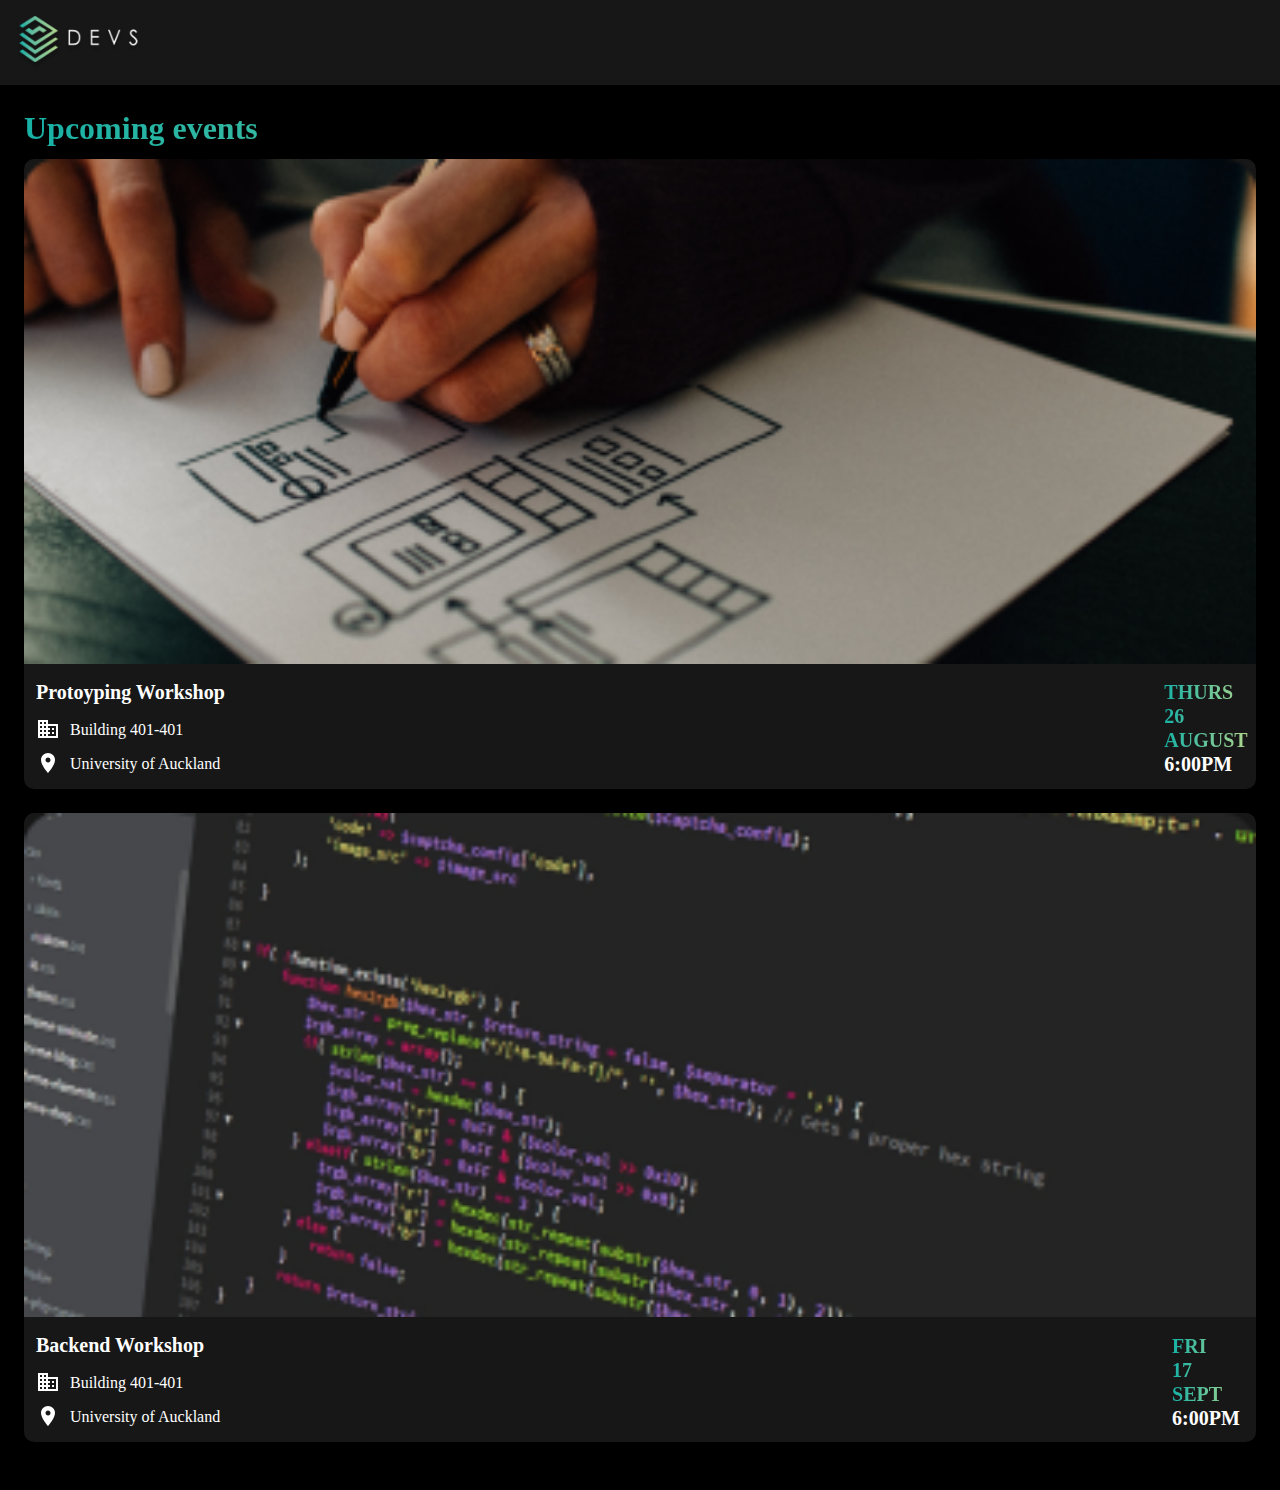
<file: index.html>
<!DOCTYPE html>
<html>
  <head>
    <title>UI Prototyping 2021</title>
    <link rel="stylesheet" href="styles.css" />
    <meta name="viewport" content="width=device-width, initial-scale=1" />
  </head>
  <body>
    <div class="app-bar">
      <img src="logo.png" />
    </div>
    <section class="app-content">
      <h1>Upcoming events</h1>
      <div class="event-list">
        <section class="event">
          <img class="event-image" alt="prototyping" src="event1.png" />
          <div class="event-grid">
            <div class="event-info">
              <h2>Protoyping Workshop</h2>
              <div class="event-short">
                <img alt="building" src="mdi_domain.svg" />
                <p>Building 401-401</p>
              </div>
              <div class="event-short">
                <img alt="location" src="mdi_map-marker.svg" />
                <p>University of Auckland</p>
              </div>
            </div>
            <div class="event-date">
              <p class="color">THURS</p>
              <p class="color">26</p>
              <p class="color">AUGUST</p>
              <p>6:00PM</p>
            </div>
          </div>
        </section>
        <section class="event">
          <img class="event-image" alt="backend" src="event2.png" />
          <div class="event-grid">
            <div class="event-info">
              <h2>Backend Workshop</h2>
              <div class="event-short">
                <img alt="building" src="mdi_domain.svg" />
                <p>Building 401-401</p>
              </div>
              <div class="event-short">
                <img alt="location" src="mdi_map-marker.svg" />
                <p>University of Auckland</p>
              </div>
            </div>
            <div class="event-date">
              <p class="color">FRI</p>
              <p class="color">17</p>
              <p class="color">SEPT</p>
              <p>6:00PM</p>
            </div>
          </div>
        </section>
      </div>
    </section>
  </body>
</html>
</file>
<file: styles.css>
body {
  margin: 0px;
  background: #000000;
  color: #ffffff;
  font-family: SF Pro Display;
  width: 100%;
  min-height: 100%;
}

.app-bar {
  height: 85px;
  width: 100%;
  background-color: #171717;
}

.app-bar img {
  height: calc(100% - 32px);
  padding: 16px;
}

.app-content {
  padding: 24px;
}

.app-content h1 {
  margin: 0px;
  margin-bottom: 12px;
  font-style: normal;
  font-weight: 600;
  font-size: 32px;
  line-height: 38px;
  background: linear-gradient(90deg, #17b1a6 0%, #afd68d 100%);
  background-clip: text;
  -webkit-background-clip: text;
  color: transparent;
}

.event {
  background: #171717;
  box-shadow: -0.5px -0.5px 2px rgba(0, 0, 0, 0.3);
  border-radius: 10px;
  margin-bottom: 24px;
}

.event-grid {
  display: grid;
  grid-template-columns: minmax(100px, 1fr) 100px;
}

.event-image {
  width: 100%;
}

.event-info {
  padding-left: 12px;
}

.event-info h2 {
  font-weight: bold;
  font-size: 20px;
  line-height: 24px;
  margin-top: 12px;
}

.event-short {
  display: fixed;
  width: 100%;
}

.event-short img {
  float: left;
  padding-right: 10px;
  margin-top: -4px;
}

.event-date {
  margin: auto;
}

.event-date p {
  margin: 0px;
  font-weight: bold;
  font-size: 20px;
  line-height: 24px;
}

.color {
  background: linear-gradient(90deg, #17b1a6 0%, #afd68d 100%);
  background-clip: text;
  -webkit-background-clip: text;
  color: transparent;
}
</file>
